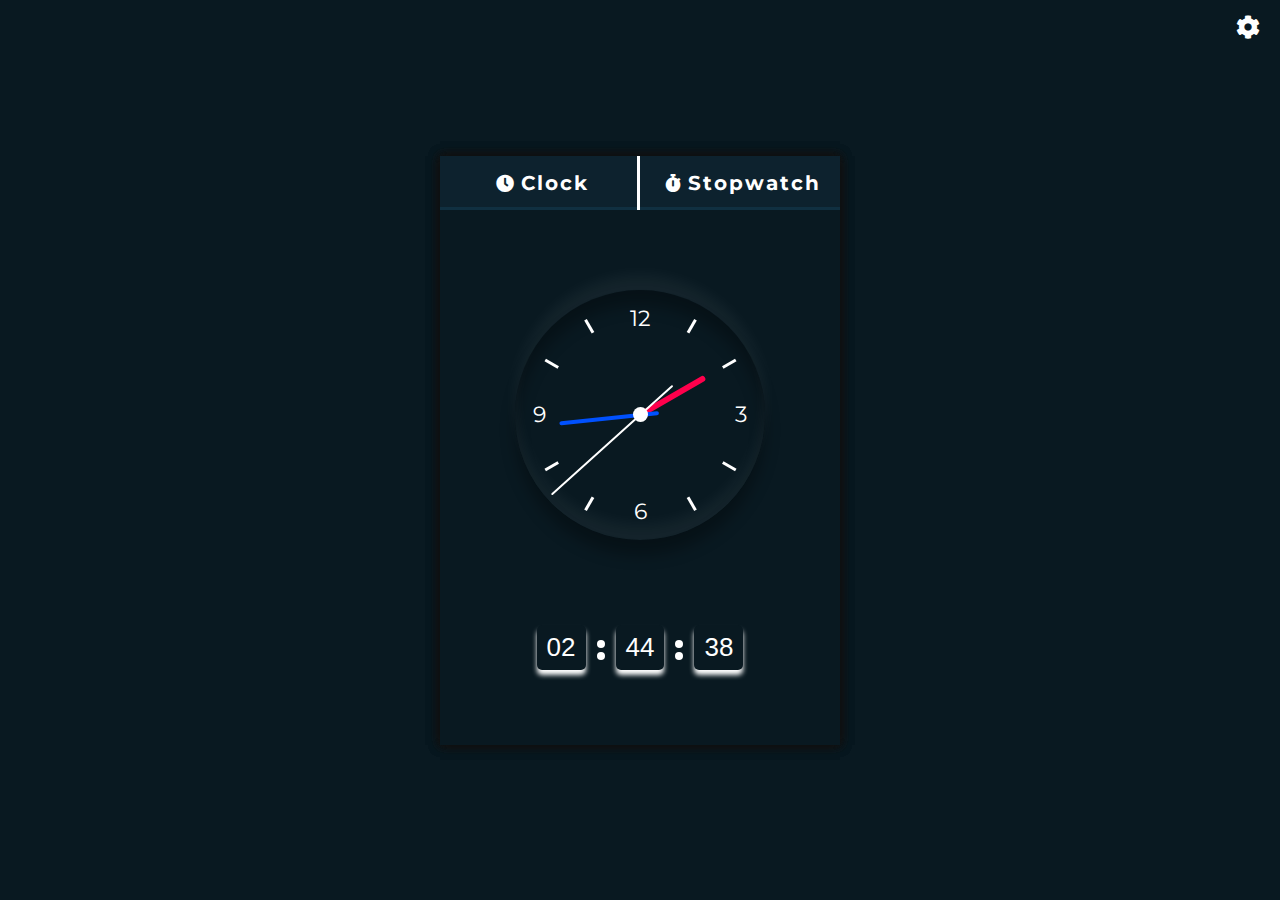
<file: Timer and Stopwatch/index.html>
<!DOCTYPE html>
<html lang="en">
<head>
    <meta charset="UTF-8">
    <meta http-equiv="X-UA-Compatible" content="IE=edge">
    <meta name="viewport" content="width=device-width, initial-scale=1.0">
    <title>Clock</title>
    <link rel="stylesheet" href="css/style.css">
    <link rel="stylesheet" href="css/media.css">
    <link rel="stylesheet" href="css/color.css">
    <link rel="preconnect" href="https://fonts.gstatic.com">
    <link href="https://fonts.googleapis.com/css2?family=Montserrat:wght@300;400;500;600;700&display=swap" rel="stylesheet">
    <link rel="stylesheet" href="https://cdnjs.cloudflare.com/ajax/libs/font-awesome/5.15.3/css/all.min.css">
</head>
<body>

    <main class="main">
        
        <div class="content">

            <div class="title"> 
                <h2 class="clock__button"><i class="fas fa-clock"></i>Clock</h2>
                <h2 class="stopwatch__button"><i class="fas fa-stopwatch"></i>Stopwatch</h2>
            </div>

            <div class="main__blog">

                <div class="clock__content">

                    <div class="clock">
                        <div class="clockCircle">

                            <div class="clockNumber">
                                <div class="clockNumber__num clockNumber__num12">12</div>
                                <div class="clockNumber__arr clockNumber__arr1"></div>
                                <div class="clockNumber__arr clockNumber__arr2"></div>
                                <div class="clockNumber__num clockNumber__num3">3</div>
                                <div class="clockNumber__arr clockNumber__arr4"></div>
                                <div class="clockNumber__arr clockNumber__arr5"></div>
                                <div class="clockNumber__num clockNumber__num6">6</div>
                                <div class="clockNumber__arr clockNumber__arr7"></div>
                                <div class="clockNumber__arr clockNumber__arr8"></div>
                                <div class="clockNumber__num clockNumber__num9">9</div>
                                <div class="clockNumber__arr clockNumber__arr10"></div>
                                <div class="clockNumber__arr clockNumber__arr11"></div>
                            </div>
        
                            <div class="s"></div>
                            <div class="m"></div>
                            <div class="h"></div>

                        </div>
                    </div>

                    <div class="numberClock">

                        <div class="numberClock__hour"></div>
                        <div class="numberClock__min"></div>
                        <div class="numberClock__sec"></div>

                    </div>

                </div>

                <div class="stopwatch__content">

                    <div class="stopwatch">

                        <div class="hour">
                            <div class="stHour">0</div>
                            <p class="stopwatch__text">Hour</p>
                        </div>
                        <div class="min">
                            <div class="stMin">0</div>
                            <p class="stopwatch__text">Min</p>
                        </div>
                        <div class="sec">
                            <div class="stSec">0</div>
                            <p class="stopwatch__text">Sec</p>
                        </div>


                    </div>

                    <button class="start" type="button">start</button>

                </div>

            </div>

        </div>
        
        <i class="fas fa-cog active" id="settings"></i>

        <div class="panel">
            <div class="panel__content">

                <p class="panel__text">Choose how Clock looks to you. Select a single theme</p>
                
                <i class="fas fa-times" id="panelX"></i>

                <label for="" class="radio">
                    <input class="dark" type="radio" value="dark" name="pol">Dark theme
                    <input class="day" type="radio" value="day" name="pol">Day theme
                </label>

            </div>
            
        </div>

    </main>


    <script src="https://code.jquery.com/jquery-3.5.1.min.js"></script>

    <script src="script.js"></script>
</body>
</html>
</file>
<file: Timer and Stopwatch/css/style.css>
*{
    margin: 0;
    padding: 0;
    box-sizing: border-box;
    font-family: 'Montserrat', sans-serif;
}

main{
    position: relative;
    min-height: 100vh;
    height: 100%;
    background: #091921;
    display: flex;
    align-items: center;
    justify-content: center;
}
.content{
    max-width: 400px;
    width: 100%;
    background-color: #091921;
    color: #fff;
    overflow: hidden;
    transition: all .5s;
    position: relative;
    box-shadow: 0 0 10px #111, 0 0 10px #111, 0 0 10px #111;
}

/* Dark mode and Day mode */

.panel{
    position: absolute;
    top: 20px;
    right: 15px;
    background-color: #fff;
    width: 280px;
    border-radius: 10px;
    opacity: 0;
    pointer-events: none;
    transition: all .5s;
    transform: translateY(-150%);
    z-index: 10;
}
.panel__content{
    position: relative;
    display: flex;
    justify-content: center;
    align-items: center;
    flex-direction: column;
    padding: 15px 15px;
}
.panel__content::before{
    content: "";
    position: absolute;
    top: 0;
    transform: translateY(-40%);
    width: 35px;
    height: 35px;
    border-radius: 50%;
    background-color: #fff;
    cursor: pointer;
}
.panel p{
    text-align: justify;
    font-size: 15px;
    font-weight: 500;
    color: #001d2b;
    line-height: 22px;
    padding-bottom: 15px;
}
.panel input{
    margin: 5px 7px;
}
.radio{
    transform: translateX(-15px);
    font-size: 15px;
    font-weight: 500;
    color: #001d2b;
    display: inline-block;
    vertical-align: middle;
}
#panelX{
    position: absolute;
    top: 0;
    transform: translateY(-40%);
    font-size: 24px;
    color: #103041;
    cursor: pointer;
}

.fas.fa-cog{
    font-size: 24px;
    position: absolute;
    top: 15px;
    right: 15px;
    color: #fff;
    cursor: pointer;
    animation: rotate 3s linear infinite;
    opacity: 0;
    pointer-events: none;
    transition: .5s;
}
.fas.fa-cog:hover{
    animation: none;
}

.fas.fa-cog.active{
    transform: translateY(0);
    opacity: 1;
    pointer-events: auto;
}
.panel.active{
    transition-delay: 0.1s;
    transform: translateY(0);
    opacity: 1;
    pointer-events: auto;
}

@keyframes rotate{
    0%{
        transform: rotate(0deg);
    }
    100%{
        transform: rotate(360deg);
    }
}

.clock__content{
    transition: all .5s;
    display: flex;
    flex-direction: column;
    justify-content: center;
    align-items: center;
}

.main__blog{
    display: grid;
    grid-template-columns: 1fr;
}
.stopwatch__content, .clock__content{
    grid-column: 1 / 2;
    grid-row: 1 / 2;
}


.title{
    text-align: center;
    display: grid;
    grid-template-columns: 1fr 1fr;
    position: relative;
    overflow: hidden;
}
.title::after{
    content: "";
    position: absolute;
    left: 0;
    bottom: 0;
    width: 100%;
    height: 3px;
    background: #103041;
}

/* Title styling */

h2{
    font-size: 20px;
    position: relative;
    background: #0d222e;
    padding: 15px 0;
    letter-spacing: 2px;
    cursor: pointer;
    transition: all .5s;
}
.clock__button::after{
    content: "";
    position: absolute;
    right: 0;
    top: 0;
    height: 100%;
    width: 3px;
    background: #fff;
    z-index: 2;
}
h2::before{
    content: "";
    position: absolute;
    bottom: 0;
    left: 0;
    width: 100%;
    height: 3px;
    background-color: rgb(255, 255, 255);
    transform: translateX(-100%);
    opacity: 0;
    transition: all .5s;
    z-index: 1;
}

/* Stopwatch indicator */

.stopwatch__button{
    position: relative;
}
.stopwatch__button::after{
    content: "";
    position: absolute;
    top: 5px;
    right: 5px;
    width: 10px;
    height: 10px;
    border-radius: 50%;
    background-color: red;
    opacity: 0;
}
.stopwatch__button.active::after{
    animation: indicator 1s linear infinite;
    opacity: 1;
}
.stopwatch__button.reActive::after{
    animation: none;
    opacity: 1;
}
@keyframes indicator{
    0%{
        opacity: 1;
    }
    50%{
        opacity: .1;
    }
    100%{
        opacity: 1;
    }
}

.clock__button.show{
    background-color: #003149;
}
.clock__button.show::before{
    opacity: 1;
    transform: translateX(0);
}

.stopwatch__button.show::before{
    opacity: 1;
    transform: translateX(0);
}
.stopwatch__button.show{
    background-color: #003149;
}

h2:hover::before{
    transform: translateX(0%);
    opacity: 1;
}
i{
    padding: 0 5px;
    font-size: 18px;
}

/* Arrow Clock Styling */

.clock{
    padding: 80px 0 60px;
}

.clockCircle{
    --position: 15px;
    width: 250px;
    height: 250px;
    background: #091921;
    border-radius: 50%;
    position: relative;
    display: flex;
    justify-content: center;
    align-items: center;
    box-shadow: 0 -15px 15px #ffffff0d,
                inset 0 -15px 15px #ffffff0d,
                0 15px 15px #0000004d,
                inset 0 15px 15px #0000004d;
}
.clockCircle::before{
    content: "";
    position: absolute;
    width: 15px;
    height: 15px;
    background-color: #fff;
    z-index: 4;
    border-radius: 50%;
}
.h {
    width: 6px;
    height: 100%;
    position: absolute;
}
.h::before {
    content: '';
    position: absolute;
    border-radius: 3px;
    width: 100%;
    height: 30%;
    background: #ff004c;
    top: calc(20%);
    z-index: 1; 
}
.m {
    width: 4px;
    height: 100%;
    position: absolute;
    z-index: 2;
}
.m::before {
    content: '';
    position: absolute;
    width: 100%;
    height: 40%;
    border-radius: 2px;
    background: #0051ff;
    top: calc(15% + 6px);
}
.s {
    width: 2px;
    height: 100%;
    position: absolute;
    z-index: 3;
}
.s::before {
    content: '';
    position: absolute;
    width: 100%;
    height: 65%;
    border-radius: 1px;
    background: #fff;
    top: 6px;
}
.clockNumber {
    width: 100%;
    height: 100%;
    display: flex;
    justify-content: center;
    align-items: center;
    position: absolute;
}
.clockNumber__num {
    color: #fff;
    font-size: 22px;
    position: absolute;
}
.clockNumber__num12 {
    top: var(--position);
}
.clockNumber__arr {
    position: absolute;
    width: 3px;
    height: 100%;
}
.clockNumber__arr::before {
    content: '';
    display: block;
    height: 15px;
    background: #fff;
    width: 100%;
    margin-top: 15px; 
}
.clockNumber__arr1 {
    transform: rotate(30deg);
}
.clockNumber__arr2 {
    transform: rotate(60deg);
}
.clockNumber__arr4 {
    transform: rotate(120deg);
}
.clockNumber__arr5 {
    transform: rotate(150deg);
}
.clockNumber__arr7 {
    transform: rotate(210deg);
}
.clockNumber__arr8 {
    transform: rotate(240deg);
}
.clockNumber__arr10 {
    transform: rotate(300deg);
}
.clockNumber__arr11 {
    transform: rotate(330deg);
}
.clockNumber__num3 {
    right: calc(var(--position) + 3px);
}
.clockNumber__num6 {
    bottom: var(--position);
}
.clockNumber__num9 {
    left: calc(var(--position) + 3px);
}

    /* Number Clock styling */

.numberClock{
    padding: 25px 0 75px;
    display: flex;
    position: relative;
}
.numberClock__hour, .numberClock__min, .numberClock__sec{
    font-size: 26px;
    font-family: sans-serif;
    padding: 7px 10px;
    margin: 0 15px;
    background: #091921;
    border-radius: 5px;
    box-shadow: 0 5px 5px;
}
.numberClock__hour::before, .numberClock__hour::after{
    content: "";
    position: absolute;
    width: 8px;
    height: 8px;
    border-radius: 50%;
    background-color: #fff;
    animation: animate 2s linear infinite;
}
.numberClock__min::before, .numberClock__min::after{
    content: "";
    position: absolute;
    width: 8px;
    height: 8px;
    border-radius: 50%;
    background-color: #fff;
    animation: animate 1s linear infinite;
}
.numberClock__hour::before{
    top: 40px;
    left: 75px;
}
.numberClock__hour::after{
    bottom: 85px;
    left: 75px;
}
.numberClock__min::before{
    top: 40px;
    right: 75px;
}
.numberClock__min::after{
    bottom: 85px;
    right: 75px;
}

@keyframes animate{

    0%{
        opacity: 0;
    }
    50%{
        opacity: 0.5;
    }
    100%{
        opacity: 1;
    }

}

/* STOPWATCH STYLING */

.stopwatch__content{
    display: flex;
    justify-content: center;
    align-items: center;
    flex-direction: column;
    transform: translateX(100%);    
    transition: all .5s;
}
.stopwatch{
    display: flex;
    justify-content: center;
    text-align: center;
    grid-gap: 20px;
    padding-bottom: 25px;
}
.hour, .min, .sec{
    padding: 10px 15px;
    border-radius: 5px;
    box-shadow: 0 5px 5px;
}
.stHour, .stMin, .stSec{
    font-family: sans-serif;
    font-size: 22px;
    letter-spacing: 3px;
    margin-bottom: 5px;
}
.stopwatch p{
    position: relative;
    font-size: 18px;
    padding-top: 5px;
}
.stopwatch__text::before{
    content: "";
    position: absolute;
    top: 0;
    left: 0;
    width: 100%;
    height: 1px;
    background: #fff;
}
.start{
    position: relative;
    width: 125px;
    height: 50px;
    border-radius: 25px;
    margin-top: 25px;
    font-size: 20px;
    text-transform: capitalize;
    border: none;
    outline: none;
    cursor: pointer;
    overflow: hidden;
    background-color: #fff;
}
.start span{
    position: absolute;
    background-color: #000;
    transform: translate(-50%, -50%);
    pointer-events: none;
    border-radius: 50%;
    animation: button 1s linear infinite;
}

@keyframes button {
    0%{
        width: 0;
        height: 0;
        opacity: 1;
    }
    100%{
        width: 250px;
        height: 250px;
        opacity: 0.5;
    }
}

/* ANIMATION */

.content.move-mode .stopwatch__content{
    transform: translateX(0%);
    display: block;
    display: flex;
}
.content.move-mode .clock__content{
    transform: translateX(-100%);
    transition: all .5s;
}
</file>
<file: Timer and Stopwatch/css/media.css>
@media (max-width: 415px) {

    main{
        padding: 0 15px;
    }

    h2{
        font-size: 18px;
    }
    i{
        font-size: 16px;
    }

}

@media (max-width: 330px) {

    h2{
        display: flex;
        flex-direction: column;
    }
    i{
        padding-bottom: 5px;
    }

}
</file>
<file: Timer and Stopwatch/css/color.css>
/* Dark theme color */

main.dark-mode{
    transition: all 1s;
}

/* Day theme color */

main.day-mode{
    background: #fff;
    transition: all 1s;
}
main.day-mode .content{
    background: #fff;
    box-shadow: 0 3px 10px 3px #091921;
}

main.day-mode .panel,
main.day-mode .panel__content::before,
main.day-mode .s::before,
main.day-mode .clockCircle::before,
main.day-mode .clockNumber__arr::before,
main.day-mode .stopwatch__text::before
{
    background: #091921;
}
main.day-mode h2,
main.day-mode .clockCircle
{
    background: #fff;
}

main.day-mode .panel p,
    main.day-mode .radio,
    main.day-mode .panel i{

    color: #fff;
}
main.day-mode #panelX{
    color: #fff;
}
main.day-mode .fas.fa-cog,
main.day-mode h2{
    color: #091921;
}

main.day-mode .numberClock__hour,
main.day-mode .numberClock__min,
main.day-mode .numberClock__sec,
main.day-mode .hour,
main.day-mode .min,
main.day-mode .sec{
    background-color: #fff;
    box-shadow: 0 5px 5px #091921;
    color: #091921;
}

main.day-mode .clockNumber__num
{
    color: #091921;
}
main.day-mode .clock__button.show,
main.day-mode .stopwatch__button.show{
    background-color: #8aafff;
}
main.day-mode .clock__button::after,
main.day-mode .stopwatch__button::before,
main.day-mode .clock__button::before{
    background-color: #0051ff;
}
main.day-mode .start,
main.day-mode .title::after{
    background-color: #8aafff;
}
</file>
